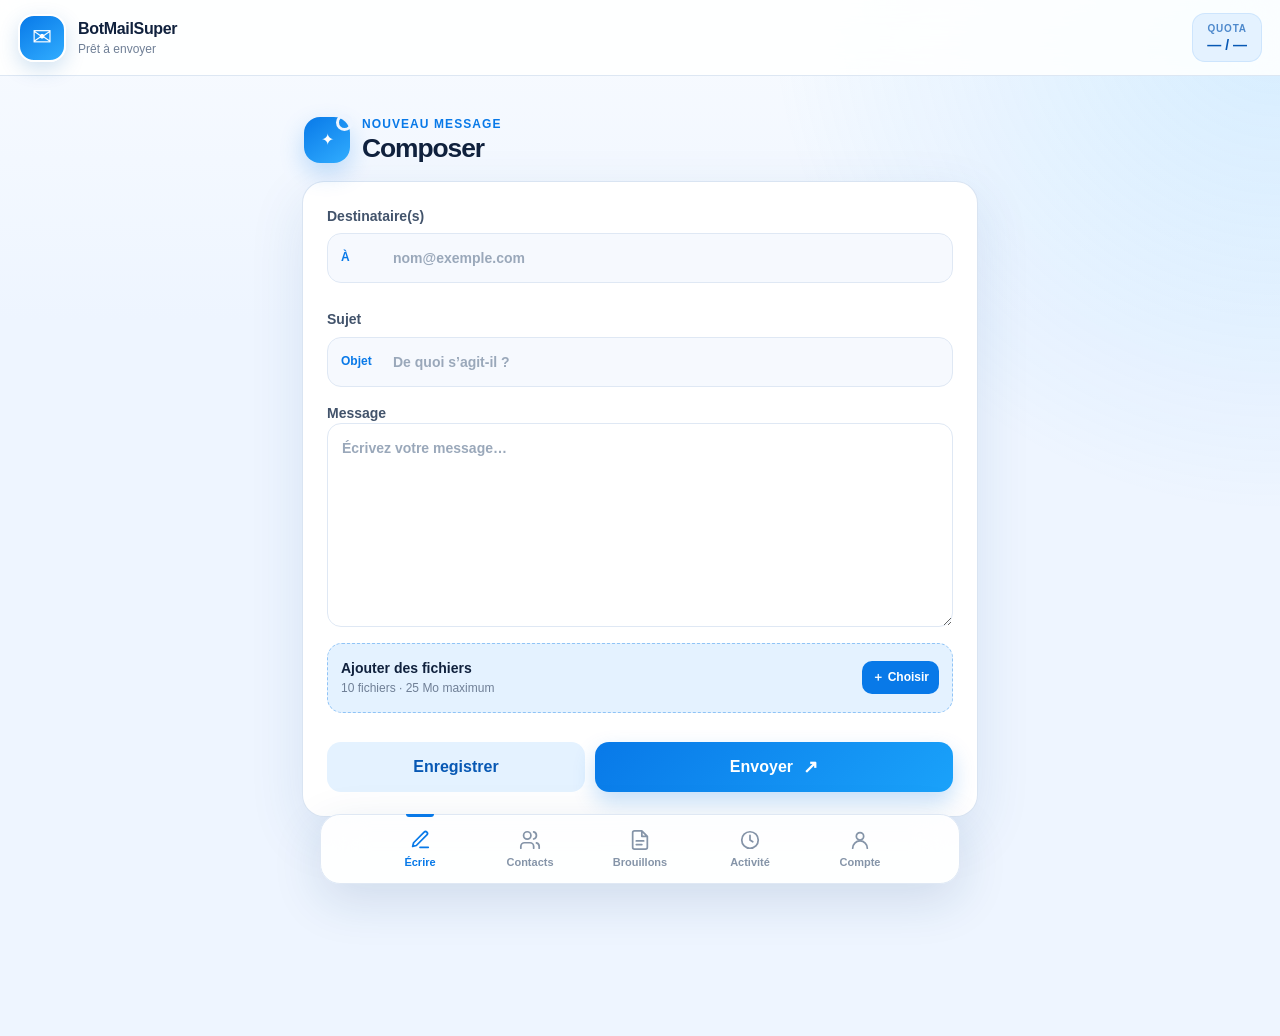
<file: index.html>
<!doctype html>
<html lang="fr">
<head>
    <meta charset="utf-8">
    <meta name="viewport" content="width=device-width, initial-scale=1, viewport-fit=cover">
    <meta http-equiv="Content-Security-Policy" content="default-src 'self'; script-src 'self' https://telegram.org; style-src 'self' 'unsafe-inline'; connect-src https://*.ngrok-free.app https://*.ngrok-free.dev https://*.ts.net; img-src 'self' data:">
    <title>BotMailSuper</title>
    <link rel="stylesheet" href="static/css/miniapp.css?v=3">
    <script src="https://telegram.org/js/telegram-web-app.js"></script>
</head>
<body>
    <header class="topbar">
        <div class="brand"><div class="brand-mark" aria-hidden="true">✉</div><div><strong>BotMailSuper</strong><span id="welcome">Prêt à envoyer</span></div></div>
        <div class="quota"><span>Quota</span><strong id="quota">— / —</strong></div>
    </header>

    <main>
        <section class="view active" id="compose-view">
            <div class="page-heading"><div class="heading-icon">✦</div><div><span>Nouveau message</span><h1>Composer</h1></div></div>
            <form id="compose-form" class="card">
                <label>Destinataire(s)<div class="input-shell"><span>À</span><input id="recipients" name="recipients" type="text" autocomplete="email" placeholder="nom@exemple.com" required></div></label>
                <div id="contact-chips" class="chips"></div>
                <label>Sujet<div class="input-shell"><span>Objet</span><input id="subject" name="subject" type="text" maxlength="200" placeholder="De quoi s’agit-il ?"></div></label>
                <label>Message<textarea id="body" name="body" rows="8" maxlength="50000" placeholder="Écrivez votre message…"></textarea></label>
                <label class="file-label"><span class="file-copy"><b>Ajouter des fichiers</b><small>10 fichiers · 25 Mo maximum</small></span><span class="file-button">＋ Choisir</span><input id="attachments" name="attachments" type="file" multiple></label>
                <div id="file-list" class="muted"></div>
                <div class="actions"><button type="button" class="secondary" id="save-draft">Enregistrer</button><button type="submit" class="primary" id="send-button"><span>Envoyer</span><b>↗</b></button></div>
            </form>
        </section>

        <section class="view" id="contacts-view">
            <div class="section-title"><div><span>Carnet d’adresses</span><h2>Contacts</h2></div><button class="round" id="new-contact" aria-label="Ajouter un contact">＋</button></div>
            <input class="search" id="contact-search" placeholder="Rechercher un contact">
            <div id="contacts-list" class="list"></div>
        </section>

        <section class="view" id="drafts-view">
            <div class="section-title"><div><span>Messages enregistrés</span><h2>Brouillons</h2></div></div>
            <div id="drafts-list" class="list"></div>
        </section>

        <section class="view" id="history-view">
            <div class="section-title"><div><span>Activité récente</span><h2>Historique</h2></div></div>
            <div id="history-list" class="list"></div>
        </section>

        <section class="view" id="account-view">
            <div class="section-title"><div><span>Profil et envoi</span><h2>Compte</h2></div></div>
            <div class="card account-card"><div class="avatar" id="avatar">B</div><div><strong id="account-name">Telegram</strong><p id="account-id"></p></div></div>
            <div class="card setting-card"><span class="setting-icon">✉</span><div><h3>Expéditeur SMTP</h3><div id="accounts-list" class="muted">Chargement…</div></div></div>
            <div class="card setting-card"><span class="setting-icon">⌁</span><div><h3>Limites d’envoi</h3><p>10 destinataires, 10 fichiers, 20 Mo par fichier et 25 Mo au total.</p></div></div>
        </section>
    </main>

    <nav>
        <button class="active" data-view="compose"><svg viewBox="0 0 24 24" aria-hidden="true"><path d="M12 20h9M16.5 3.5a2.1 2.1 0 0 1 3 3L8 18l-4 1 1-4Z"/></svg><span>Écrire</span></button>
        <button data-view="contacts"><svg viewBox="0 0 24 24" aria-hidden="true"><path d="M16 21v-2a4 4 0 0 0-4-4H6a4 4 0 0 0-4 4v2M9 11a4 4 0 1 0 0-8 4 4 0 0 0 0 8M22 21v-2a4 4 0 0 0-3-3.87M16 3.13a4 4 0 0 1 0 7.75"/></svg><span>Contacts</span></button>
        <button data-view="drafts"><svg viewBox="0 0 24 24" aria-hidden="true"><path d="M14 2H6a2 2 0 0 0-2 2v16a2 2 0 0 0 2 2h12a2 2 0 0 0 2-2V8ZM14 2v6h6M8 13h8M8 17h6"/></svg><span>Brouillons</span></button>
        <button data-view="history"><svg viewBox="0 0 24 24" aria-hidden="true"><circle cx="12" cy="12" r="9"/><path d="M12 7v5l3 2"/></svg><span>Activité</span></button>
        <button data-view="account"><svg viewBox="0 0 24 24" aria-hidden="true"><circle cx="12" cy="8" r="4"/><path d="M4 21a8 8 0 0 1 16 0"/></svg><span>Compte</span></button>
    </nav>

    <dialog id="contact-dialog"><form id="contact-form" method="dialog"><h3>Nouveau contact</h3><label>Nom<input name="name" maxlength="80" required></label><label>E-mail<input name="email" type="email" required></label><div class="actions"><button type="button" class="secondary close-dialog">Annuler</button><button class="primary" value="save">Enregistrer</button></div></form></dialog>
    <dialog id="draft-dialog"><form id="draft-form" method="dialog"><h3>Nom du brouillon</h3><label>Nom<input name="name" maxlength="80" required></label><div class="actions"><button type="button" class="secondary close-dialog">Annuler</button><button class="primary" value="save">Enregistrer</button></div></form></dialog>
    <div id="toast" role="status"></div>
    <script src="static/js/miniapp.js?v=3"></script>
</body>
</html>
</file>
<file: static/css/miniapp.css>
:root {
  --bg: #eef5ff;
  --surface: #ffffff;
  --surface-2: #f6f9fe;
  --ink: #10213d;
  --muted: #6f7f96;
  --line: #dfe8f4;
  --blue: #0879e8;
  --blue-dark: #0758b4;
  --blue-soft: #e4f2ff;
  --danger: #d94c4c;
  --shadow: 0 18px 55px rgba(24, 83, 145, .11);
  --tg-button: var(--tg-theme-button-color, var(--blue));
}

* { box-sizing: border-box; }
[hidden] { display: none !important; }
html { background: var(--bg); }
body {
  margin: 0;
  min-height: 100vh;
  padding-bottom: 94px;
  overflow-x: hidden;
  color: var(--tg-theme-text-color, var(--ink));
  background:
    radial-gradient(circle at 100% 0, rgba(63, 176, 255, .18), transparent 32rem),
    linear-gradient(180deg, #f8fbff 0, var(--tg-theme-secondary-bg-color, var(--bg)) 20rem);
  font-family: Inter, -apple-system, BlinkMacSystemFont, "Segoe UI", sans-serif;
  font-size: 16px;
  line-height: 1.45;
}
button, input, textarea, select { font: inherit; }
button { border: 0; cursor: pointer; }

.topbar {
  position: sticky;
  top: 0;
  z-index: 20;
  display: flex;
  align-items: center;
  justify-content: space-between;
  min-height: 76px;
  padding: 12px 18px;
  background: color-mix(in srgb, var(--tg-theme-bg-color, #fff) 88%, transparent);
  border-bottom: 1px solid rgba(213, 226, 241, .8);
  backdrop-filter: blur(22px) saturate(150%);
}
.brand { display: flex; align-items: center; gap: 12px; min-width: 0; }
.brand img {
  width: 48px;
  height: 48px;
  flex: none;
  object-fit: cover;
  border: 2px solid #fff;
  border-radius: 16px;
  box-shadow: 0 7px 20px rgba(0, 94, 183, .18);
}
.brand-mark {
  display: grid;
  place-items: center;
  width: 48px;
  height: 48px;
  flex: none;
  color: #fff;
  background: linear-gradient(145deg, var(--blue), #31adff);
  border: 2px solid #fff;
  border-radius: 16px;
  box-shadow: 0 7px 20px rgba(0, 94, 183, .18);
  font-size: 24px;
}
.brand strong, .brand span { display: block; }
.brand strong { color: var(--tg-theme-text-color, var(--ink)); font-size: 1rem; letter-spacing: -.02em; }
.brand span { margin-top: 1px; color: var(--muted); font-size: .75rem; white-space: nowrap; overflow: hidden; text-overflow: ellipsis; }
.quota {
  display: flex;
  flex-direction: column;
  align-items: center;
  flex: none;
  min-width: 68px;
  padding: 8px 14px;
  color: var(--blue-dark);
  background: var(--blue-soft);
  border: 1px solid rgba(8, 121, 232, .10);
  border-radius: 13px;
}
.quota strong, .quota span { width: 100%; text-align: center; }
.quota span { font-size: .625rem; font-weight: 750; text-transform: uppercase; letter-spacing: .08em; opacity: .68; }
.quota strong { font-size: .875rem; line-height: 1.15; }

main { width: 100%; max-width: 720px; margin: auto; padding: 20px 16px 26px; }
.view { display: none; animation: view-in .22s ease both; }
.view.active { display: block; }
@keyframes view-in { from { opacity: 0; transform: translateY(6px); } }
.page-heading, .section-title { display: flex; align-items: center; gap: 12px; padding: 10px 2px 18px; }
.page-heading { min-height: 74px; }
.heading-icon {
  position: relative;
  display: grid;
  place-items: center;
  width: 46px;
  height: 46px;
  color: #fff;
  background: linear-gradient(145deg, var(--blue), #31adff);
  border-radius: 16px;
  box-shadow: 0 10px 24px rgba(8, 121, 232, .24);
}
.heading-icon::after { position: absolute; top: -3px; right: -3px; width: 11px; height: 11px; content: ""; background: var(--orange); border: 3px solid var(--tg-theme-secondary-bg-color, var(--bg)); border-radius: 50%; }
.page-heading span, .section-title span {
  display: block;
  margin-bottom: 2px;
  color: var(--blue);
  font-size: .75rem;
  font-weight: 800;
  text-transform: uppercase;
  letter-spacing: .09em;
}
h1, h2 { margin: 0; color: var(--tg-theme-text-color, var(--ink)); font-size: 1.65rem; line-height: 1.05; letter-spacing: -.04em; }
h3 { margin: 0 0 8px; color: var(--tg-theme-text-color, var(--ink)); font-size: .9375rem; }
.card {
  padding: 18px;
  margin-bottom: 13px;
  overflow: hidden;
  background: var(--tg-theme-bg-color, var(--surface));
  border: 1px solid rgba(213, 226, 241, .9);
  border-radius: 22px;
  box-shadow: var(--shadow);
}

label { display: block; margin-bottom: 16px; color: #42536b; font-size: .875rem; font-weight: 750; }
input, textarea {
  display: block;
  width: 100%;
  color: var(--tg-theme-text-color, var(--ink));
  background: var(--tg-theme-bg-color, var(--surface));
  border: 1px solid var(--line);
  border-radius: 14px;
  outline: none;
  transition: border-color .16s, box-shadow .16s, background .16s;
}
input { min-height: 50px; padding: 12px 14px; }
textarea { min-height: 172px; padding: 14px; line-height: 1.55; resize: vertical; }
input::placeholder, textarea::placeholder { color: #9aa8ba; }
input:focus, textarea:focus { border-color: var(--blue); box-shadow: 0 0 0 4px rgba(8, 121, 232, .11); }
.input-shell { position: relative; margin-top: 7px; }
.input-shell > span {
  position: absolute;
  top: 50%;
  left: 14px;
  z-index: 1;
  transform: translateY(-50%);
  color: var(--blue);
  font-size: .75rem;
  font-weight: 800;
  pointer-events: none;
}
.input-shell input { margin: 0; padding-left: 65px; background: var(--tg-theme-secondary-bg-color, var(--surface-2)); }
.chips { display: flex; gap: 7px; margin: -7px 0 17px; overflow-x: auto; scrollbar-width: none; }
.chips::-webkit-scrollbar { display: none; }
.chip {
  flex: none;
  padding: 7px 11px;
  color: var(--blue-dark);
  background: var(--blue-soft);
  border: 1px solid rgba(8, 121, 232, .08);
  border-radius: 999px;
  font-size: .75rem;
  font-weight: 750;
}

.file-label {
  position: relative;
  display: flex;
  align-items: center;
  justify-content: space-between;
  gap: 12px;
  min-height: 70px;
  padding: 12px 13px;
  margin: 0;
  background: var(--blue-soft);
  border: 1px dashed rgba(8, 121, 232, .38);
  border-radius: 15px;
  cursor: pointer;
}
.file-copy b, .file-copy small { display: block; }
.file-copy b { color: var(--tg-theme-text-color, var(--ink)); font-size: .875rem; }
.file-copy small { margin-top: 2px; color: var(--muted); font-size: .75rem; font-weight: 500; }
.file-button { flex: none; padding: 8px 10px; color: #fff; background: var(--blue); border-radius: 10px; font-size: .75rem; }
.file-label input { position: absolute; width: 1px; height: 1px; opacity: 0; pointer-events: none; }
#file-list { padding: 8px 2px 0; overflow-wrap: anywhere; }
.actions { display: grid; grid-template-columns: minmax(110px, .72fr) minmax(140px, 1fr); gap: 10px; margin-top: 18px; }
.primary, .secondary { min-height: 50px; padding: 12px 16px; border-radius: 14px; font-weight: 800; transition: transform .12s, opacity .12s, box-shadow .12s; }
.primary:active, .secondary:active, .round:active, .icon-btn:active { transform: scale(.97); }
.primary { display: flex; align-items: center; justify-content: center; gap: 10px; color: var(--tg-theme-button-text-color, #fff); background: linear-gradient(135deg, var(--tg-button), #1aa2fa); box-shadow: 0 10px 22px rgba(8, 121, 232, .23); }
.primary b { font-size: 1.15rem; }
.primary:disabled { opacity: .52; box-shadow: none; }
.secondary { color: var(--blue-dark); background: var(--blue-soft); }

.section-title { justify-content: space-between; min-height: 82px; }
.round { width: 46px; height: 46px; color: #fff; background: linear-gradient(145deg, var(--blue), #31adff); border-radius: 15px; font-size: 1.5rem; box-shadow: 0 9px 20px rgba(8, 121, 232, .2); }
.search { margin: 0 0 13px; padding-left: 16px; background: var(--tg-theme-bg-color, #fff); box-shadow: 0 8px 28px rgba(24, 83, 145, .06); }
.list { display: grid; gap: 9px; }
.list-item {
  display: flex;
  align-items: center;
  justify-content: space-between;
  gap: 12px;
  min-height: 72px;
  padding: 13px 14px;
  background: var(--tg-theme-bg-color, var(--surface));
  border: 1px solid var(--line);
  border-radius: 17px;
  box-shadow: 0 7px 24px rgba(24, 83, 145, .06);
}
.list-item > div:first-child { min-width: 0; }
.list-item strong, .list-item small { display: block; overflow: hidden; text-overflow: ellipsis; }
.list-item strong { color: var(--tg-theme-text-color, var(--ink)); font-size: .9375rem; white-space: nowrap; }
.list-item small, .muted, p { margin: 3px 0 0; color: var(--muted); font-size: .75rem; }
.list-actions { display: flex; flex: none; gap: 6px; }
.icon-btn { min-height: 38px; padding: 8px 11px; color: var(--blue-dark); background: var(--blue-soft); border-radius: 11px; font-size: .75rem; font-weight: 750; }
.icon-btn.danger { display: grid; width: 38px; height: 38px; min-height: 38px; padding: 0; place-items: center; color: var(--danger); background: #fff0f0; font-size: 1rem; line-height: 1; }
.status { flex: none; padding: 6px 9px; border-radius: 999px; font-size: .6875rem; font-weight: 850; text-transform: uppercase; letter-spacing: .03em; }
.status.sent { color: #087a5b; background: #dcf7ed; }
.status.accepted { color: #087a5b; background: #dcf7ed; }
.status.failed { color: var(--danger); background: #fff0f0; }
.account-card { display: flex; align-items: center; gap: 14px; background: linear-gradient(135deg, #fff, #edf7ff); }
.avatar { display: grid; place-items: center; width: 54px; height: 54px; flex: none; color: #fff; background: linear-gradient(145deg, var(--blue), #37b5ff); border-radius: 17px; font-size: 1.25rem; font-weight: 850; box-shadow: 0 8px 20px rgba(8, 121, 232, .2); }
.setting-card { display: flex; align-items: flex-start; gap: 13px; }
.language-card { display: flex; align-items: center; gap: 13px; cursor: default; }
.language-card > div:last-child { width: 100%; }
.language-card select { width: 100%; min-height: 44px; padding: 8px 12px; color: var(--tg-theme-text-color, var(--ink)); background: var(--tg-theme-secondary-bg-color, var(--surface-2)); border: 1px solid var(--line); border-radius: 12px; }
.setting-icon { display: grid; place-items: center; width: 38px; height: 38px; flex: none; color: var(--blue-dark); background: var(--blue-soft); border-radius: 12px; font-weight: 850; }
.limits-icon { font-size: .68rem; letter-spacing: -.04em; }
.vip-star { display: inline-flex !important; margin-left: 5px; padding: 2px 6px; color: #8a5b00; background: #ffe59a; border-radius: 999px; font-size: .58rem; letter-spacing: .04em; vertical-align: middle; }
.vip-account { display: inline-flex; margin-top: 5px; padding: 3px 8px; color: #8a5b00; background: #ffe59a; border-radius: 999px; font-size: .68rem; font-weight: 850; }
.toggle-row { display: flex; align-items: center; gap: 10px; margin: 16px 2px 0; cursor: pointer; }
.toggle-row input { position: absolute; width: 1px; height: 1px; opacity: 0; }
.toggle { position: relative; width: 44px; height: 26px; flex: none; background: #aeb9c8; border-radius: 999px; transition: background .18s; }
.toggle::after { position: absolute; top: 3px; left: 3px; width: 20px; height: 20px; content: ""; background: #fff; border-radius: 50%; box-shadow: 0 2px 6px rgba(0,0,0,.2); transition: transform .18s; }
.toggle-row input:checked + .toggle { background: var(--blue); }
.toggle-row input:checked + .toggle::after { transform: translateX(18px); }
#accounts-list { white-space: pre-line; }

nav {
  position: fixed;
  right: 0;
  bottom: 0;
  left: 0;
  z-index: 30;
  display: flex;
  justify-content: center;
  min-height: 72px;
  padding: 7px max(7px, env(safe-area-inset-right)) calc(7px + env(safe-area-inset-bottom)) max(7px, env(safe-area-inset-left));
  background: color-mix(in srgb, var(--tg-theme-bg-color, #fff) 94%, transparent);
  border-top: 1px solid var(--line);
  backdrop-filter: blur(22px) saturate(160%);
}
nav button { position: relative; flex: 1; max-width: 110px; padding: 4px 2px; color: #8594a8; background: transparent; }
nav svg, nav span { display: block; }
nav svg { width: 22px; height: 22px; margin: 2px auto 4px; fill: none; stroke: currentColor; stroke-width: 1.9; stroke-linecap: round; stroke-linejoin: round; }
nav span { margin-top: 1px; font-size: .6875rem; font-weight: 700; }
nav button.active { color: var(--blue); }
nav button.active::before { position: absolute; top: -8px; left: 50%; width: 28px; height: 3px; content: ""; transform: translateX(-50%); background: var(--blue); border-radius: 0 0 4px 4px; }

dialog { width: min(90vw, 420px); padding: 0; color: inherit; background: var(--tg-theme-bg-color, #fff); border: 0; border-radius: 22px; box-shadow: 0 24px 80px rgba(12, 35, 62, .3); }
dialog::backdrop { background: rgba(8, 24, 45, .58); backdrop-filter: blur(5px); }
dialog form { padding: 22px; }
.dialog-content { padding: 22px; }
.dialog-content pre { max-height: 45vh; padding: 13px; overflow: auto; white-space: pre-wrap; overflow-wrap: anywhere; color: var(--tg-theme-text-color, var(--ink)); background: var(--tg-theme-secondary-bg-color, var(--surface-2)); border-radius: 12px; font: inherit; }
.history-item { width: 100%; color: inherit; text-align: left; cursor: pointer; }
dialog h3 { margin-bottom: 20px; font-size: 1.125rem; }
#toast { position: fixed; bottom: 92px; left: 50%; z-index: 50; max-width: calc(100vw - 30px); padding: 12px 16px; opacity: 0; color: #fff; background: #10213d; border: 1px solid rgba(255, 255, 255, .1); border-radius: 13px; box-shadow: 0 15px 40px rgba(7, 27, 50, .24); font-size: .8125rem; font-weight: 650; text-align: center; pointer-events: none; transform: translate(-50%, 18px); transition: .24s; }
#toast.show { opacity: 1; transform: translate(-50%, 0); }

@media (min-width: 700px) {
  main { padding: 30px 22px 112px; }
  .card { padding: 24px; }
  nav { right: auto; bottom: 16px; left: 50%; width: 640px; min-height: 70px; border: 1px solid var(--line); border-radius: 20px; box-shadow: 0 16px 50px rgba(21, 67, 116, .14); transform: translateX(-50%); }
}
@media (prefers-reduced-motion: reduce) {
  *, *::before, *::after { scroll-behavior: auto !important; animation-duration: .01ms !important; transition-duration: .01ms !important; }
}

html[data-theme="dark"] {
  --surface-2: #17253a;
  --line: rgba(151, 178, 211, .18);
  --blue-soft: rgba(8, 121, 232, .18);
  --shadow: 0 16px 42px rgba(0, 0, 0, .22);
}
html[data-theme="dark"] body { background: var(--tg-theme-secondary-bg-color, #101a29); }
html[data-theme="dark"] .account-card { background: linear-gradient(135deg, var(--tg-theme-bg-color, #18263a), rgba(8, 121, 232, .14)); }
</file>
